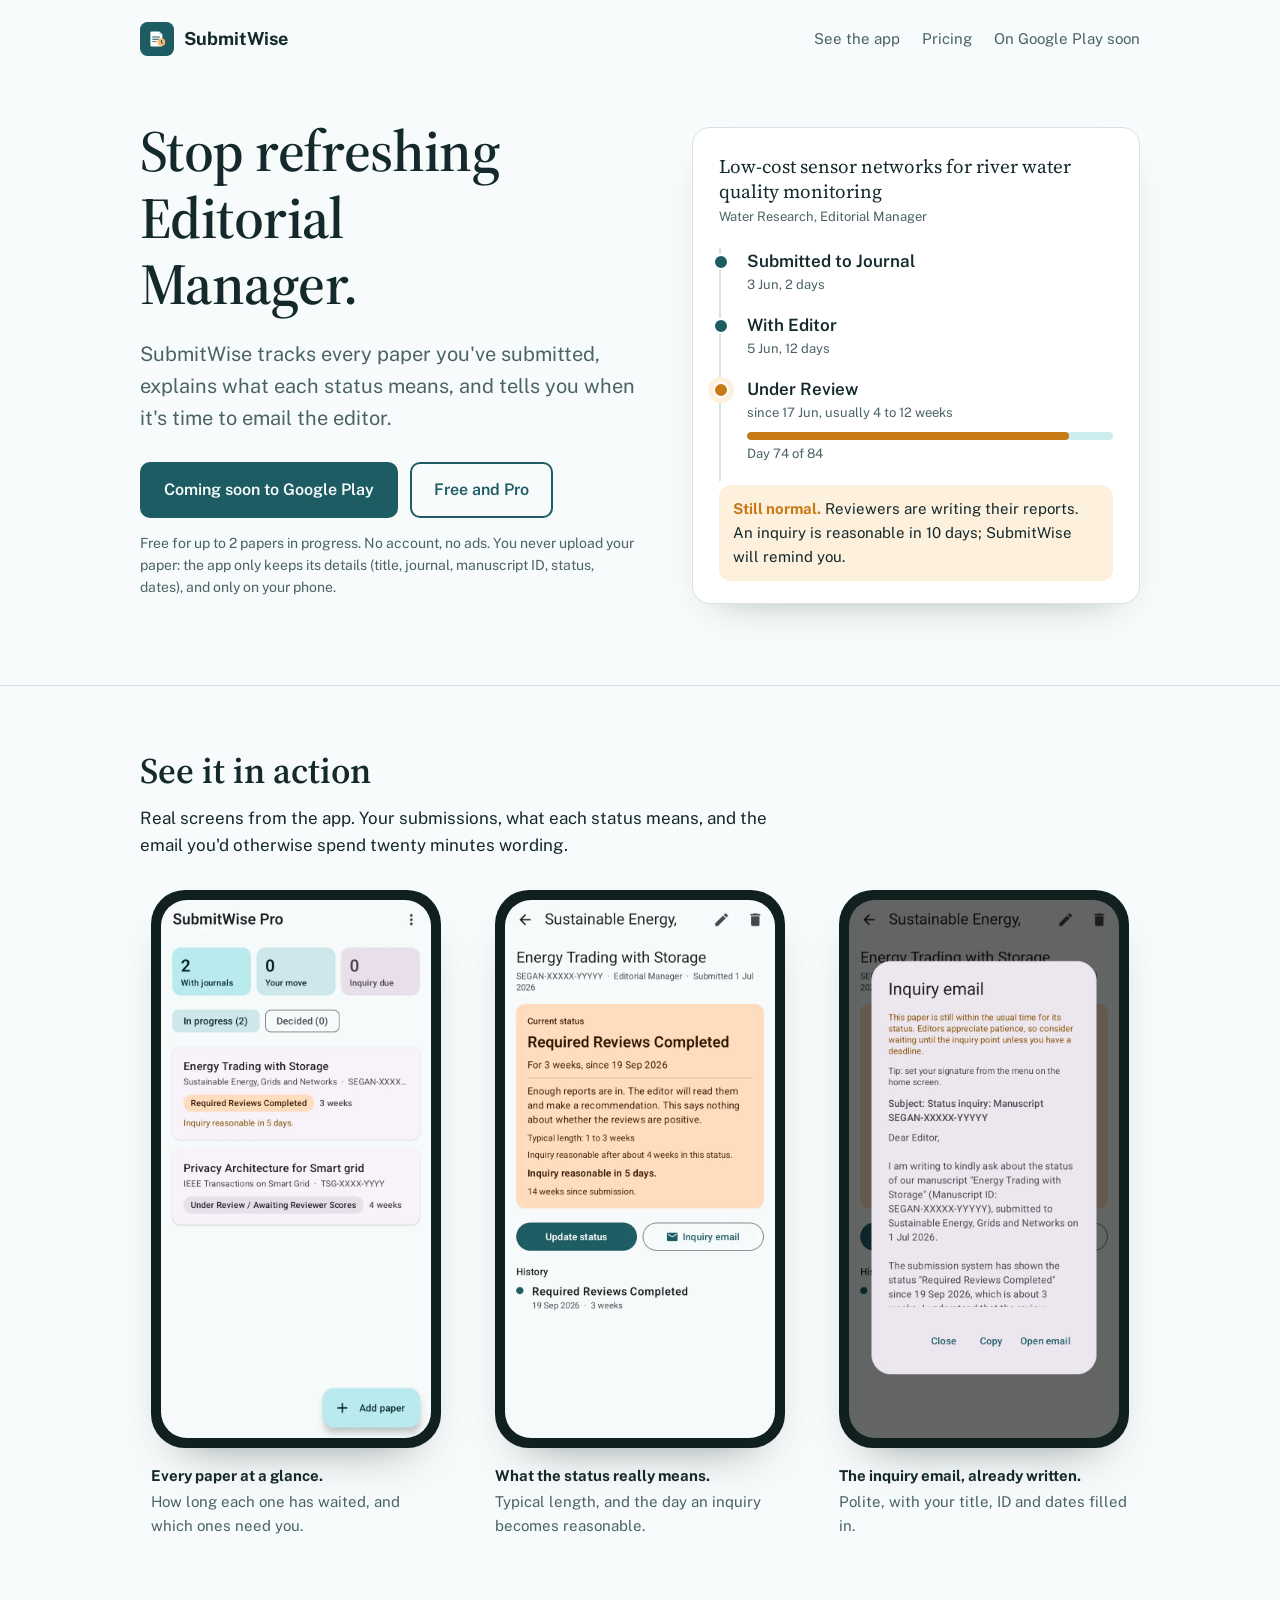
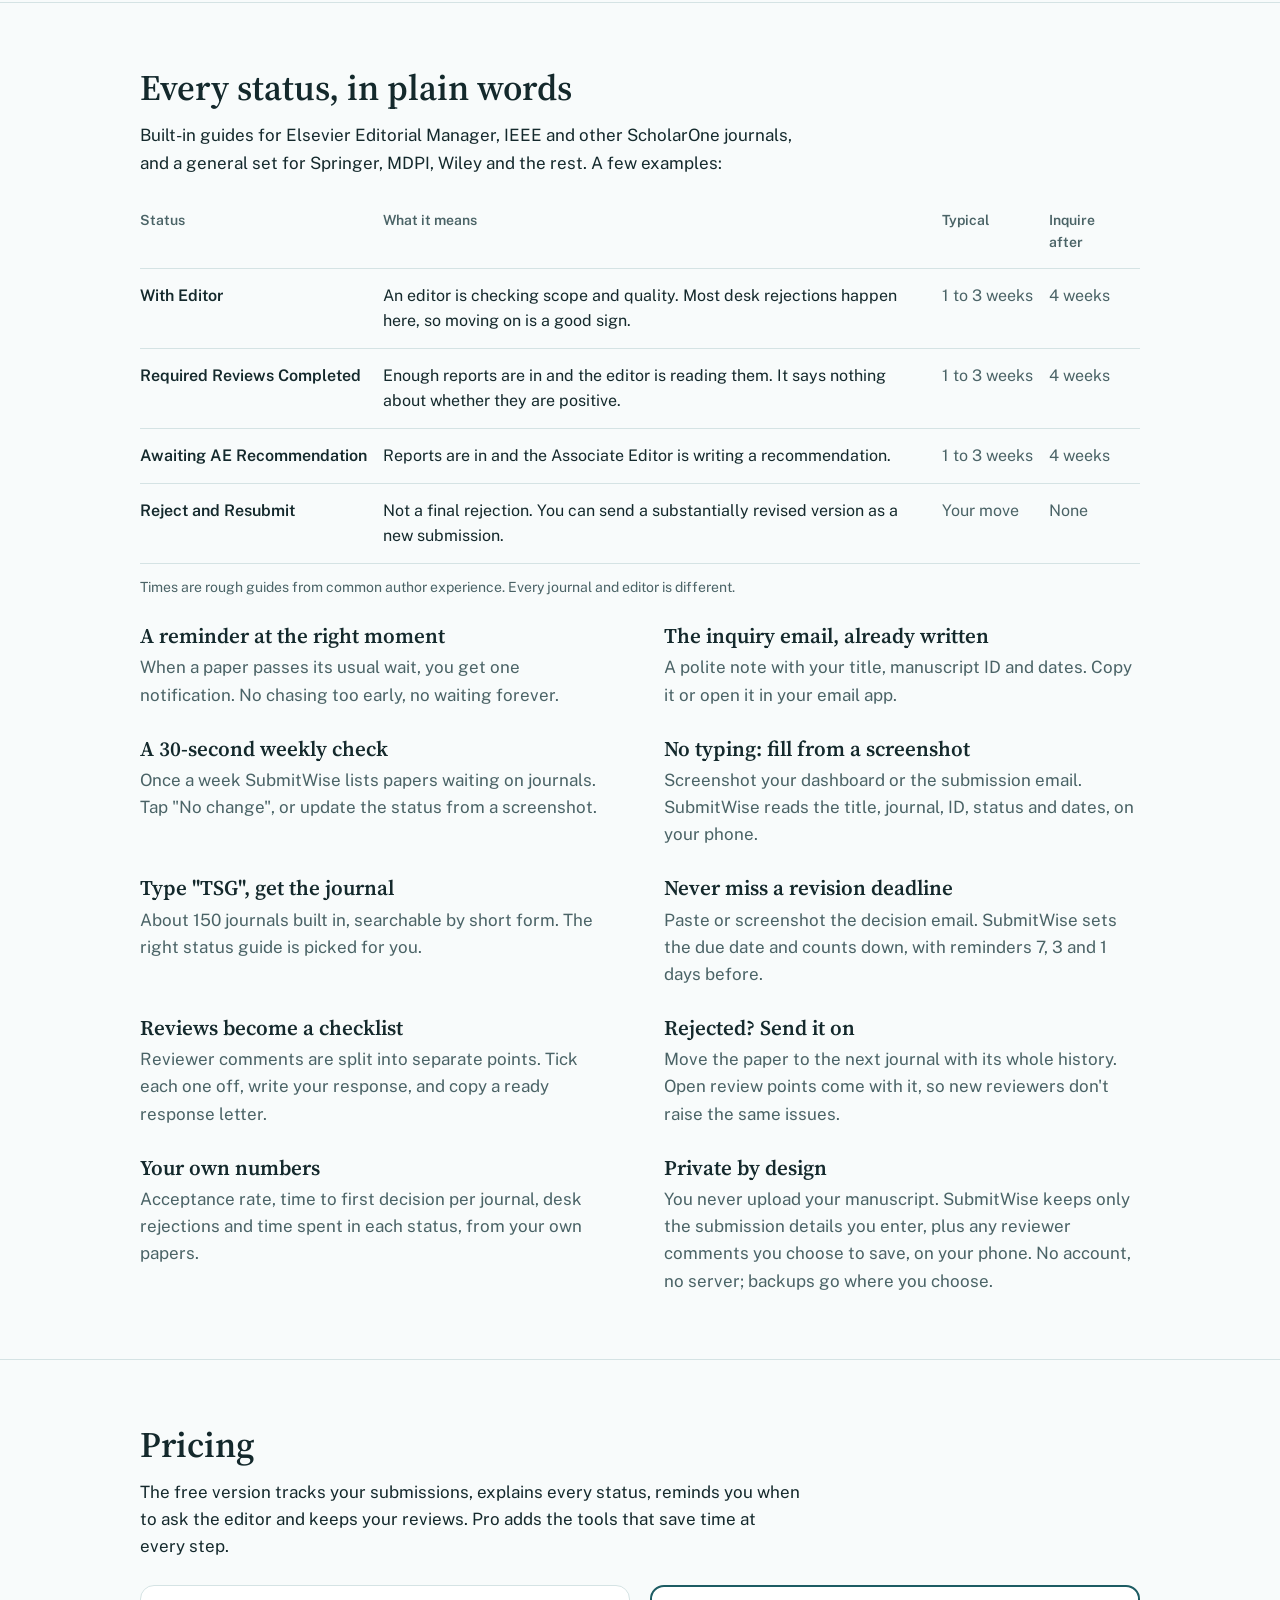
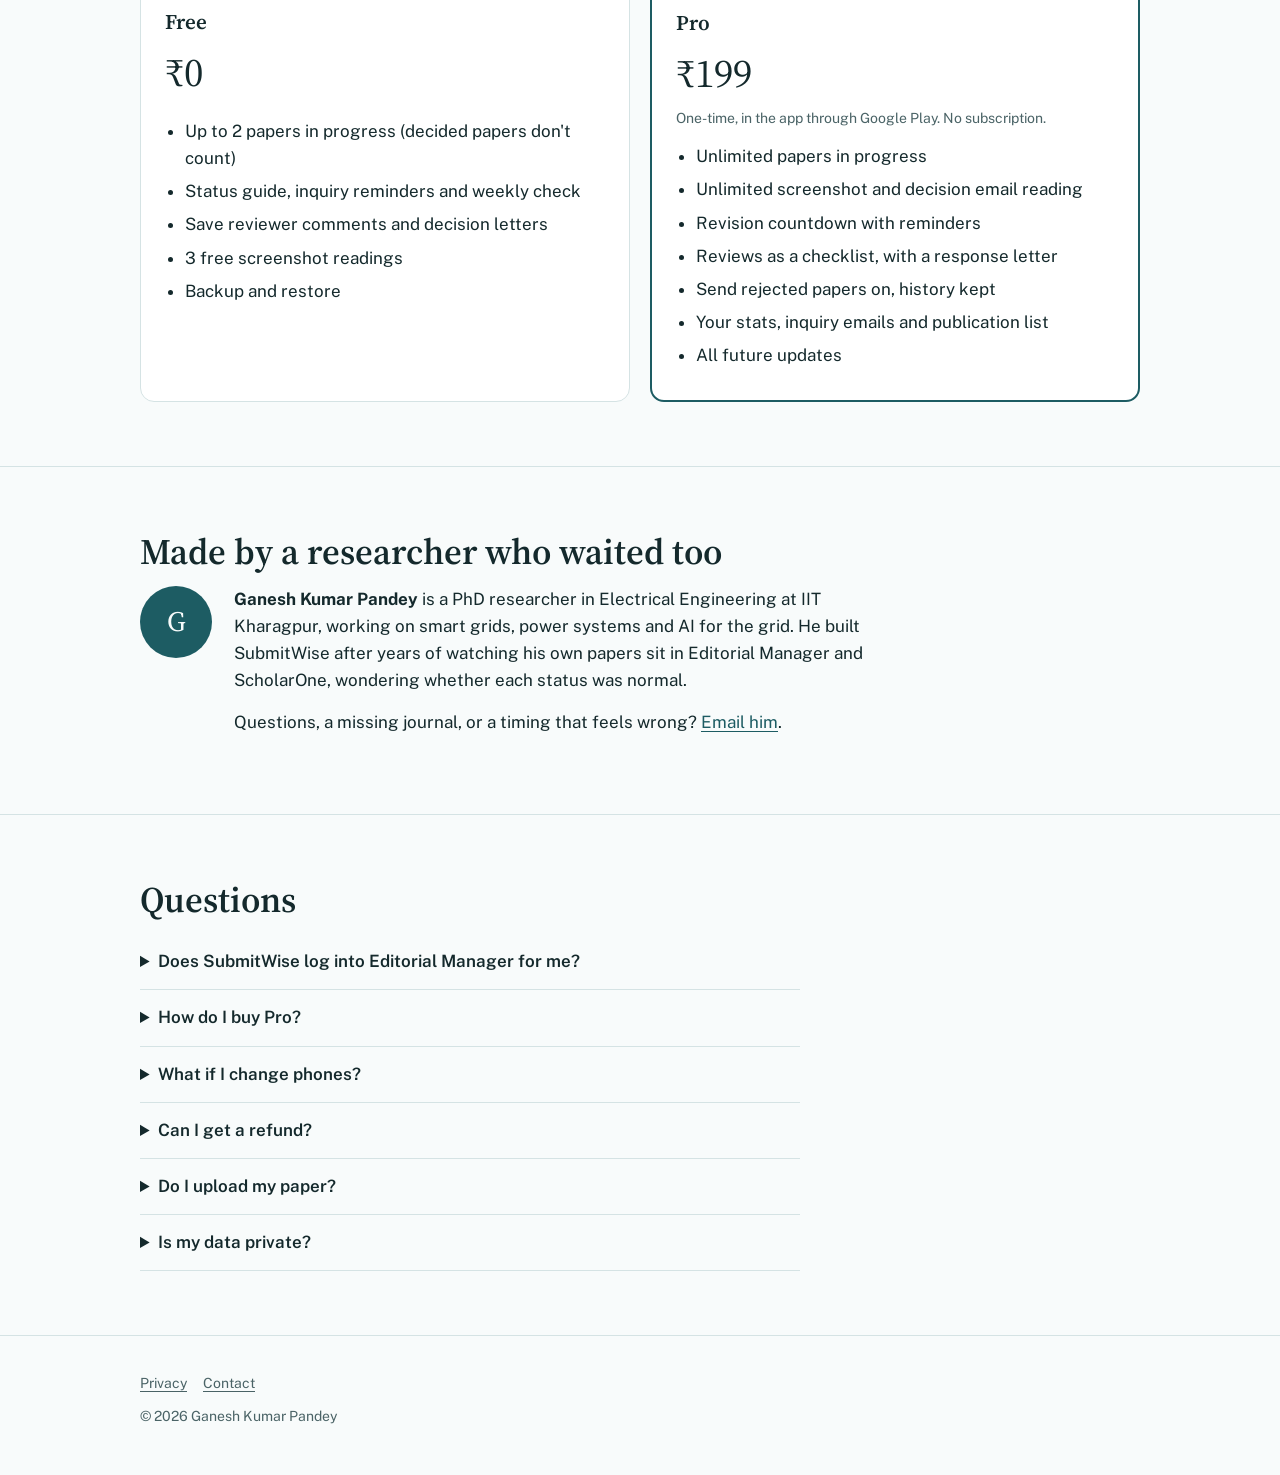
<file: index.html>
<!doctype html>
<html lang="en">
<head>
<meta charset="utf-8">
<meta name="viewport" content="width=device-width, initial-scale=1">
<title>SubmitWise: journal submission tracker</title>
<meta name="description" content="Track every journal submission. SubmitWise explains each Editorial Manager and ScholarOne status, tells you if the wait is normal, and drafts the inquiry email when it isn't.">
<link rel="preconnect" href="https://fonts.googleapis.com">
<link rel="preconnect" href="https://fonts.gstatic.com" crossorigin>
<link href="https://fonts.googleapis.com/css2?family=Public+Sans:wght@400;600;700&family=Source+Serif+4:opsz,wght@8..60,600&display=swap" rel="stylesheet">
<link rel="stylesheet" href="style.css">
<link rel="icon" href="icon.png">
</head>
<body>

<!--
  EDIT HERE: set playLive to true once SubmitWise is public on Google Play.
-->
<script>
  window.SW = {
    playLive: false,
    play: "https://play.google.com/store/apps/details?id=com.inventornext.submitwise",
    email: "ganeshpandey.ee@gmail.com"
  };
</script>

<div class="wrap">
  <header class="top">
    <a class="brand" href="#">
      <svg viewBox="0 0 108 108" aria-hidden="true"><rect width="108" height="108" rx="24" fill="#1D5C63"/><path fill="#fff" d="M37 30h24l10 10v34a4 4 0 0 1-4 4H37a4 4 0 0 1-4-4V34a4 4 0 0 1 4-4z"/><path fill="#B8EAEF" d="M61 30l10 10h-7a3 3 0 0 1-3-3z"/><path fill="#1D5C63" d="M39 46h24v3H39zM39 53h24v3H39zM39 60h14v3H39z"/><circle cx="68" cy="64" r="12" fill="#FFB86E"/><path fill="#1D5C63" d="M66.5 57h3v7.2l4.6 3.4-1.8 2.4-5.8-4.3z"/></svg>
      SubmitWise
    </a>
    <nav>
      <a href="#app">See the app</a>
      <a href="#pricing">Pricing</a>
      <a class="keep play-link" href="#">Google Play</a>
    </nav>
  </header>

  <div class="hero">
    <div>
      <h1>Stop refreshing Editorial Manager.</h1>
      <p class="lede">SubmitWise tracks every paper you've submitted, explains what each status means, and tells you when it's time to email the editor.</p>
      <div class="cta-row">
        <a class="btn primary play-link" id="dl" href="#">Get it on Google Play</a>
        <a class="btn ghost" href="#pricing">Free and Pro</a>
      </div>
      <p class="small" style="margin-top:14px">Free for up to 2 papers in progress. No account, no ads. You never upload your paper: the app only keeps its details (title, journal, manuscript ID, status, dates), and only on your phone.</p>
    </div>

    <div class="paper" aria-label="Example of a paper tracked in SubmitWise">
      <div class="title">Low-cost sensor networks for river water quality monitoring</div>
      <div class="meta">Water Research, Editorial Manager</div>
      <ol class="steps">
        <li class="done"><div class="s">Submitted to Journal</div><div class="d">3 Jun, 2 days</div></li>
        <li class="done"><div class="s">With Editor</div><div class="d">5 Jun, 12 days</div></li>
        <li class="now">
          <div class="s">Under Review</div>
          <div class="d">since 17 Jun, usually 4 to 12 weeks</div>
          <div class="bar" role="img" aria-label="74 of 84 days"><span id="bar"></span></div>
          <div class="d">Day 74 of 84</div>
        </li>
      </ol>
      <div class="verdict"><strong>Still normal.</strong> Reviewers are writing their reports. An inquiry is reasonable in 10 days; SubmitWise will remind you.</div>
    </div>
  </div>
</div>

<section id="app">
  <div class="wrap">
    <h2>See it in action</h2>
    <p class="prose">Real screens from the app. Your submissions, what each status means, and the email you'd otherwise spend twenty minutes wording.</p>
    <div class="shots">
      <figure class="shot">
        <div class="phone"><img src="img/app-home.webp" width="720" height="1436" loading="lazy" alt="SubmitWise home screen listing two papers with their status and how long they have waited"></div>
        <figcaption><strong>Every paper at a glance.</strong> How long each one has waited, and which ones need you.</figcaption>
      </figure>
      <figure class="shot">
        <div class="phone"><img src="img/app-detail.webp" width="720" height="1436" loading="lazy" alt="Paper detail showing Required Reviews Completed, what it means, typical length and when an inquiry is reasonable"></div>
        <figcaption><strong>What the status really means.</strong> Typical length, and the day an inquiry becomes reasonable.</figcaption>
      </figure>
      <figure class="shot">
        <div class="phone"><img src="img/app-email.webp" width="720" height="1436" loading="lazy" alt="A ready-written polite status inquiry email to the editor"></div>
        <figcaption><strong>The inquiry email, already written.</strong> Polite, with your title, ID and dates filled in.</figcaption>
      </figure>
    </div>
  </div>
</section>

<section id="how">
  <div class="wrap">
    <div class="prose">
      <h2>Every status, in plain words</h2>
      <p>Built-in guides for Elsevier Editorial Manager, IEEE and other ScholarOne journals, and a general set for Springer, MDPI, Wiley and the rest. A few examples:</p>
    </div>
    <table class="guide">
      <thead><tr><th>Status</th><th>What it means</th><th>Typical</th><th>Inquire after</th></tr></thead>
      <tbody>
        <tr><td>With Editor</td><td>An editor is checking scope and quality. Most desk rejections happen here, so moving on is a good sign.</td><td class="num">1 to 3 weeks</td><td class="num">4 weeks</td></tr>
        <tr><td>Required Reviews Completed</td><td>Enough reports are in and the editor is reading them. It says nothing about whether they are positive.</td><td class="num">1 to 3 weeks</td><td class="num">4 weeks</td></tr>
        <tr><td>Awaiting AE Recommendation</td><td>Reports are in and the Associate Editor is writing a recommendation.</td><td class="num">1 to 3 weeks</td><td class="num">4 weeks</td></tr>
        <tr><td>Reject and Resubmit</td><td>Not a final rejection. You can send a substantially revised version as a new submission.</td><td class="num">Your move</td><td class="num">None</td></tr>
      </tbody>
    </table>
    <p class="small" style="margin-top:12px">Times are rough guides from common author experience. Every journal and editor is different.</p>

    <div class="features">
      <div><h3>A reminder at the right moment</h3><p>When a paper passes its usual wait, you get one notification. No chasing too early, no waiting forever.</p></div>
      <div><h3>The inquiry email, already written</h3><p>A polite note with your title, manuscript ID and dates. Copy it or open it in your email app.</p></div>
      <div><h3>A 30-second weekly check</h3><p>Once a week SubmitWise lists papers waiting on journals. Tap "No change", or update the status from a screenshot.</p></div>
      <div><h3>No typing: fill from a screenshot</h3><p>Screenshot your dashboard or the submission email. SubmitWise reads the title, journal, ID, status and dates, on your phone.</p></div>
      <div><h3>Type "TSG", get the journal</h3><p>About 150 journals built in, searchable by short form. The right status guide is picked for you.</p></div>
      <div><h3>Never miss a revision deadline</h3><p>Paste or screenshot the decision email. SubmitWise sets the due date and counts down, with reminders 7, 3 and 1 days before.</p></div>
      <div><h3>Reviews become a checklist</h3><p>Reviewer comments are split into separate points. Tick each one off, write your response, and copy a ready response letter.</p></div>
      <div><h3>Rejected? Send it on</h3><p>Move the paper to the next journal with its whole history. Open review points come with it, so new reviewers don't raise the same issues.</p></div>
      <div><h3>Your own numbers</h3><p>Acceptance rate, time to first decision per journal, desk rejections and time spent in each status, from your own papers.</p></div>
      <div><h3>Private by design</h3><p>You never upload your manuscript. SubmitWise keeps only the submission details you enter, plus any reviewer comments you choose to save, on your phone. No account, no server; backups go where you choose.</p></div>
    </div>
  </div>
</section>

<section id="pricing">
  <div class="wrap">
    <h2>Pricing</h2>
    <p class="prose">The free version tracks your submissions, explains every status, reminds you when to ask the editor and keeps your reviews. Pro adds the tools that save time at every step.</p>
    <div class="plans">
      <div class="plan">
        <h3>Free</h3>
        <div class="price">₹0</div>
        <ul>
          <li>Up to 2 papers in progress (decided papers don't count)</li>
          <li>Status guide, inquiry reminders and weekly check</li>
          <li>Save reviewer comments and decision letters</li>
          <li>3 free screenshot readings</li>
          <li>Backup and restore</li>
        </ul>
      </div>
      <div class="plan pro">
        <h3>Pro</h3>
        <div class="price">₹199</div>
        <div class="small">One-time, in the app through Google Play. No subscription.</div>
        <ul>
          <li>Unlimited papers in progress</li>
          <li>Unlimited screenshot and decision email reading</li>
          <li>Revision countdown with reminders</li>
          <li>Reviews as a checklist, with a response letter</li>
          <li>Send rejected papers on, history kept</li>
          <li>Your stats, inquiry emails and publication list</li>
          <li>All future updates</li>
        </ul>
      </div>
    </div>
  </div>
</section>

<section>
  <div class="wrap">
    <h2>Made by a researcher who waited too</h2>
    <div class="about">
      <div class="avatar" aria-hidden="true">G</div>
      <div class="prose">
        <p><strong>Ganesh Kumar Pandey</strong> is a PhD researcher in Electrical Engineering at IIT Kharagpur, working on smart grids, power systems and AI for the grid. He built SubmitWise after years of watching his own papers sit in Editorial Manager and ScholarOne, wondering whether each status was normal.</p>
        <p>Questions, a missing journal, or a timing that feels wrong? <a class="mail" href="#">Email him</a>.</p>
      </div>
    </div>
  </div>
</section>

<section>
  <div class="wrap"><div class="prose">
    <h2>Questions</h2>
    <details><summary>Does SubmitWise log into Editorial Manager for me?</summary><p>No. You still check the journal site, then update the status in SubmitWise with two taps. Logging in for you would mean storing your journal password, which is a risk we won't take. The weekly check-in makes keeping it current quick.</p></details>
    <details><summary>How do I buy Pro?</summary><p>Inside the app, through Google Play. Tap "Get SubmitWise Pro" in the menu. It is a one-time purchase, not a subscription.</p></details>
    <details><summary>What if I change phones?</summary><p>Sign in with the same Google account and tap Restore in the Pro screen; your purchase comes back. Use Export backup and Import backup to move your submission records.</p></details>
    <details><summary>Can I get a refund?</summary><p>Refunds go through Google Play under its refund policy. If something isn't working, email first and it will be fixed.</p></details>
    <details><summary>Do I upload my paper?</summary><p>No. SubmitWise never asks for your manuscript file. You add only its details: title, journal, manuscript ID, status and dates. You can type them or read them from a screenshot of your journal dashboard.</p></details>
    <details><summary>Is my data private?</summary><p>Yes. Those details stay on your phone. There is no account, no analytics and no server. <a href="privacy.html">Privacy policy</a>.</p></details>
  </div></div>
</section>

<footer>
  <div class="wrap">
    <a href="privacy.html">Privacy</a><a class="mail" href="#">Contact</a>
    <div style="margin-top:10px">© 2026 Ganesh Kumar Pandey</div>
  </div>
</footer>

<script>
(function () {
  var c = window.SW;
  document.querySelectorAll(".play-link").forEach(function (a) {
    if (c.playLive) { a.href = c.play; }
    else { a.href = "#pricing"; a.textContent = a.id === "dl" ? "Coming soon to Google Play" : "On Google Play soon"; }
  });
  document.querySelectorAll("a.mail").forEach(function (a) { a.href = "mailto:" + c.email + "?subject=" + encodeURIComponent("SubmitWise"); });

  // The one animation: the review bar fills to where this example paper is.
  requestAnimationFrame(function () { setTimeout(function () { document.getElementById("bar").style.width = (74 / 84 * 100) + "%"; }, 250); });
})();
</script>
</body>
</html>
</file>
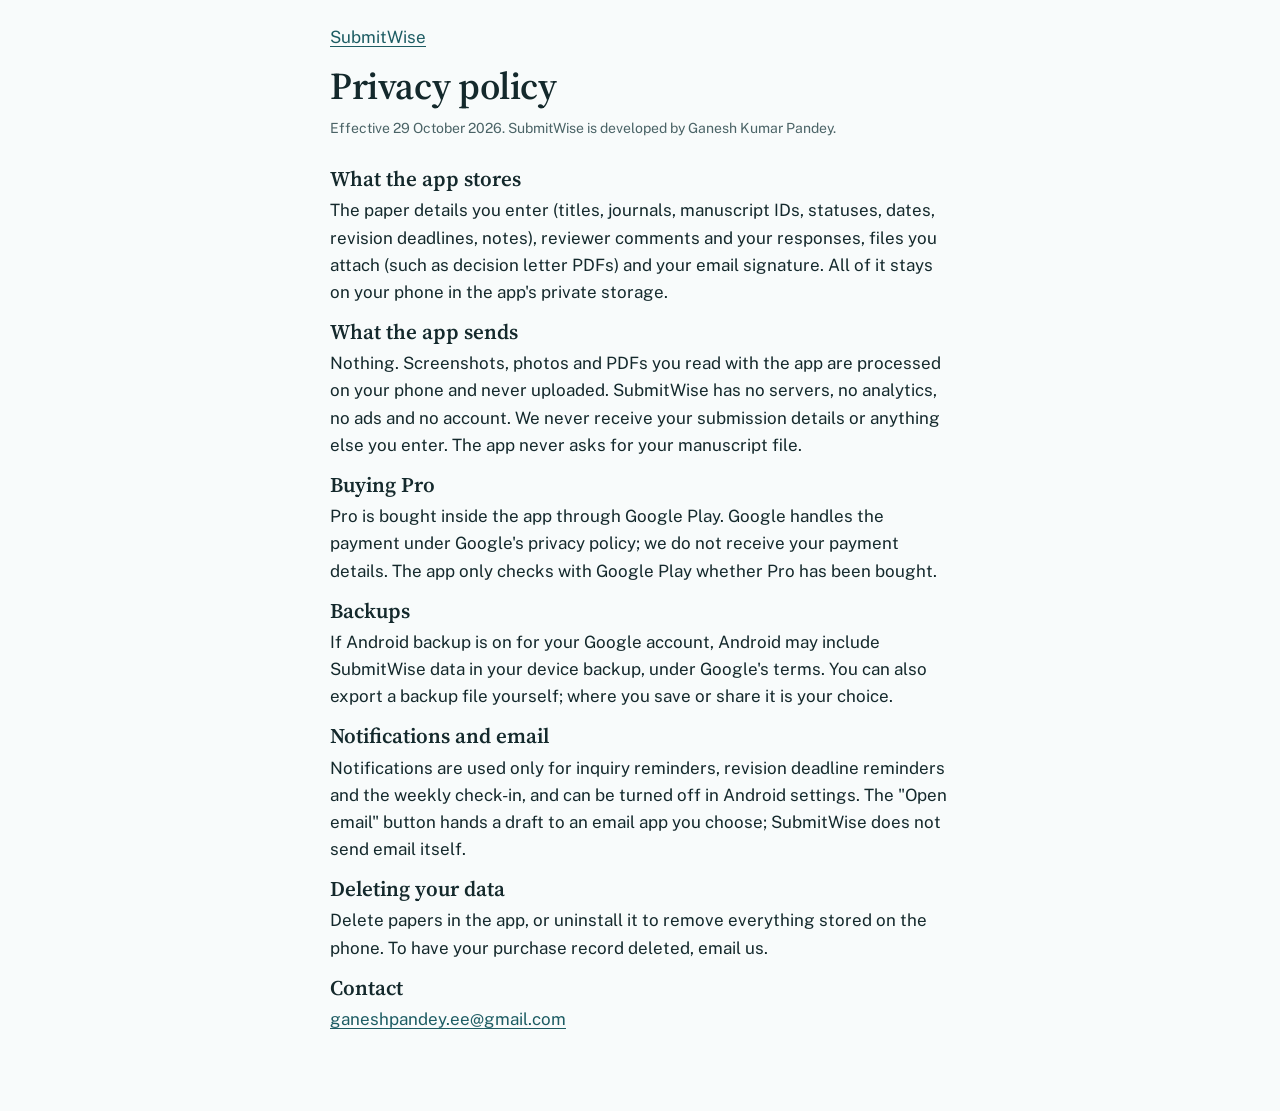
<file: privacy.html>
<!doctype html>
<html lang="en">
<head>
<meta charset="utf-8">
<meta name="viewport" content="width=device-width, initial-scale=1">
<title>SubmitWise privacy policy</title>
<link rel="preconnect" href="https://fonts.googleapis.com">
<link rel="preconnect" href="https://fonts.gstatic.com" crossorigin>
<link href="https://fonts.googleapis.com/css2?family=Public+Sans:wght@400;600;700&family=Source+Serif+4:opsz,wght@8..60,600&display=swap" rel="stylesheet">
<link rel="stylesheet" href="style.css">
<link rel="icon" href="icon.png">
</head>
<body>
<main class="wrap prose" style="padding-top:24px;padding-bottom:64px">
  <p><a href="./">SubmitWise</a></p>
  <h1 style="font-size:38px;max-width:none;margin-bottom:8px">Privacy policy</h1>
  <p class="small">Effective 29 October 2026. SubmitWise is developed by Ganesh Kumar Pandey.</p>

  <h3 style="margin-top:28px">What the app stores</h3>
  <p>The paper details you enter (titles, journals, manuscript IDs, statuses, dates, revision deadlines, notes), reviewer comments and your responses, files you attach (such as decision letter PDFs) and your email signature. All of it stays on your phone in the app's private storage.</p>

  <h3>What the app sends</h3>
  <p>Nothing. Screenshots, photos and PDFs you read with the app are processed on your phone and never uploaded. SubmitWise has no servers, no analytics, no ads and no account. We never receive your submission details or anything else you enter. The app never asks for your manuscript file.</p>

  <h3>Buying Pro</h3>
  <p>Pro is bought inside the app through Google Play. Google handles the payment under Google's privacy policy; we do not receive your payment details. The app only checks with Google Play whether Pro has been bought.</p>

  <h3>Backups</h3>
  <p>If Android backup is on for your Google account, Android may include SubmitWise data in your device backup, under Google's terms. You can also export a backup file yourself; where you save or share it is your choice.</p>

  <h3>Notifications and email</h3>
  <p>Notifications are used only for inquiry reminders, revision deadline reminders and the weekly check-in, and can be turned off in Android settings. The "Open email" button hands a draft to an email app you choose; SubmitWise does not send email itself.</p>

  <h3>Deleting your data</h3>
  <p>Delete papers in the app, or uninstall it to remove everything stored on the phone. To have your purchase record deleted, email us.</p>

  <h3>Contact</h3>
  <p><a href="mailto:ganeshpandey.ee@gmail.com">ganeshpandey.ee@gmail.com</a></p>
</main>
</body>
</html>
</file>
<file: style.css>
:root {
  --ink: #14292c;
  --ink-soft: #4a6366;
  --teal: #1d5c63;
  --teal-deep: #154a50;
  --mint: #cdedef;
  --page: #f8fbfb;
  --line: #d5e3e4;
  --amber: #c77a16;
  --amber-bg: #fdf0dc;
  --card: #ffffff;
  --focus: #e08a1c;
}
@media (prefers-color-scheme: dark) {
  :root:not([data-theme="light"]) {
    --ink: #e6f1f2;
    --ink-soft: #a7bfc1;
    --teal: #8dd1d9;
    --teal-deep: #b8eaef;
    --mint: #17393d;
    --page: #0f1a1b;
    --line: #29403f;
    --amber: #f2b45f;
    --amber-bg: #3a2a12;
    --card: #142325;
  }
}

* { box-sizing: border-box; }
html { -webkit-text-size-adjust: 100%; }
body {
  margin: 0;
  background: var(--page);
  color: var(--ink);
  font: 17px/1.6 "Public Sans", system-ui, sans-serif;
}
a { color: var(--teal); text-underline-offset: 3px; }
:focus-visible { outline: 3px solid var(--focus); outline-offset: 3px; border-radius: 4px; }

.wrap { max-width: 1040px; margin: 0 auto; padding: 0 20px; }
.prose { max-width: 66ch; }

header.top {
  display: flex; align-items: center; justify-content: space-between;
  padding: 22px 0;
}
.brand { display: flex; align-items: center; gap: 10px; font-weight: 700; color: var(--ink); text-decoration: none; font-size: 18px; }
.brand svg { width: 34px; height: 34px; flex: none; }
.top nav a { margin-left: 18px; color: var(--ink-soft); text-decoration: none; font-size: 15px; }
.top nav a:hover { color: var(--teal); }

h1, h2, h3 { font-family: "Source Serif 4", Georgia, serif; font-weight: 600; line-height: 1.15; margin: 0; }
h1 { font-size: clamp(36px, 5.6vw, 58px); letter-spacing: -0.01em; max-width: 15ch; }
h2 { font-size: clamp(27px, 3.4vw, 36px); margin-bottom: 14px; }
h3 { font-size: 21px; margin-bottom: 6px; }
p { margin: 0 0 14px; }
.lede { font-size: 20px; color: var(--ink-soft); margin-top: 20px; max-width: 46ch; }

/* Hero */
.hero { display: grid; grid-template-columns: 1.05fr 0.95fr; gap: 56px; align-items: center; padding: 40px 0 72px; }
.cta-row { display: flex; flex-wrap: wrap; gap: 12px; margin-top: 28px; align-items: center; }
.btn {
  display: inline-block; padding: 13px 22px; border-radius: 10px; font-weight: 600; font-size: 16px;
  text-decoration: none; border: 2px solid var(--teal); cursor: pointer; font-family: inherit;
}
.btn.primary { background: var(--teal); color: var(--page); }
.btn.primary:hover { background: var(--teal-deep); border-color: var(--teal-deep); }
.btn.ghost { color: var(--teal); background: transparent; }
.small { font-size: 14px; color: var(--ink-soft); }

/* The status timeline: the one memorable thing */
.paper {
  background: var(--card); border: 1px solid var(--line); border-radius: 18px;
  padding: 26px 26px 22px; box-shadow: 0 18px 40px -28px rgba(20, 41, 44, 0.45);
}
.paper .title { font-family: "Source Serif 4", Georgia, serif; font-size: 19px; line-height: 1.3; }
.paper .meta { font-size: 13px; color: var(--ink-soft); margin: 4px 0 20px; }
.steps { list-style: none; margin: 0; padding: 0 0 0 22px; border-left: 2px solid var(--line); }
.steps li { position: relative; padding: 0 0 16px 4px; }
.steps li::before {
  content: ""; position: absolute; left: -30px; top: 6px; width: 12px; height: 12px;
  border-radius: 50%; background: var(--line); border: 2px solid var(--card);
}
.steps li.done::before { background: var(--teal); }
.steps li.now::before { background: var(--amber); box-shadow: 0 0 0 5px var(--amber-bg); }
.steps .s { font-weight: 600; }
.steps .d { font-size: 13px; color: var(--ink-soft); }
.bar { height: 8px; background: var(--mint); border-radius: 8px; overflow: hidden; margin: 8px 0 4px; }
.bar span { display: block; height: 100%; width: 0; background: var(--amber); border-radius: 8px; transition: width 1.6s cubic-bezier(.2,.7,.2,1); }
.verdict {
  margin-top: 4px; padding: 12px 14px; border-radius: 12px; background: var(--amber-bg);
  color: var(--ink); font-size: 15px;
}
.verdict strong { color: var(--amber); }
@media (prefers-reduced-motion: reduce) { .bar span { transition: none; } }

section { padding: 64px 0; border-top: 1px solid var(--line); }

/* App screenshots in phone frames */
.shots { display: grid; grid-template-columns: repeat(3, 1fr); gap: 32px; margin-top: 30px; }
.shot { margin: 0; }
.phone {
  background: #10201f; border-radius: 34px; padding: 10px; max-width: 290px; margin: 0 auto;
  box-shadow: 0 24px 50px -30px rgba(20, 41, 44, 0.55);
}
.phone img { display: block; width: 100%; height: auto; border-radius: 26px; }
.shot figcaption { margin: 16px auto 0; max-width: 290px; font-size: 15px; color: var(--ink-soft); }
.shot figcaption strong { color: var(--ink); display: block; margin-bottom: 2px; }

/* Status explainer table */
.guide { width: 100%; border-collapse: collapse; margin-top: 18px; font-size: 16px; }
.guide th, .guide td { text-align: left; vertical-align: top; padding: 14px 16px 14px 0; border-bottom: 1px solid var(--line); }
.guide th { font-size: 14px; font-weight: 600; color: var(--ink-soft); }
.guide td:first-child { font-weight: 600; white-space: nowrap; }
.guide td.num { white-space: nowrap; color: var(--ink-soft); }

.features { display: grid; grid-template-columns: repeat(2, 1fr); gap: 28px 48px; margin-top: 26px; }
.features p { color: var(--ink-soft); margin: 0; }

/* Pricing */
.plans { display: grid; grid-template-columns: 1fr 1fr; gap: 20px; margin-top: 24px; }
.plan { border: 1px solid var(--line); border-radius: 14px; padding: 24px; background: var(--card); }
.plan.pro { border: 2px solid var(--teal); }
.plan .price { font-family: "Source Serif 4", Georgia, serif; font-size: 40px; margin: 6px 0 2px; }
.plan ul { padding-left: 20px; margin: 14px 0 0; }
.plan li { margin-bottom: 6px; }

/* Buy */
.buy { display: grid; grid-template-columns: 1.2fr 0.8fr; gap: 40px; margin-top: 24px; align-items: start; }
ol.howto { padding-left: 22px; margin: 0; }
ol.howto li { margin-bottom: 18px; padding-left: 6px; }
ol.howto li::marker { font-family: "Source Serif 4", Georgia, serif; font-weight: 600; color: var(--teal); }
.qrbox { background: var(--card); border: 1px solid var(--line); border-radius: 14px; padding: 20px; text-align: center; }
#qr { display: block; margin: 0 auto; width: 260px; max-width: 100%; height: auto; border-radius: 12px; }
code.upi { overflow-wrap: anywhere; font-size: 15px; background: var(--mint); padding: 2px 8px; border-radius: 6px; color: var(--ink); }

.about { display: grid; grid-template-columns: auto 1fr; gap: 22px; align-items: start; margin-top: 10px; }
.avatar {
  width: 72px; height: 72px; border-radius: 50%; background: var(--teal); color: var(--page);
  display: grid; place-items: center; font-family: "Source Serif 4", Georgia, serif; font-size: 28px;
}

details { border-bottom: 1px solid var(--line); padding: 14px 0; }
summary { cursor: pointer; font-weight: 600; }
details p { margin: 10px 0 0; color: var(--ink-soft); }

footer { padding: 36px 0 48px; border-top: 1px solid var(--line); font-size: 14px; color: var(--ink-soft); }
footer a { color: var(--ink-soft); margin-right: 16px; }

/* Unlock page */
.unlock { max-width: 560px; margin: 0 auto; padding: 24px 20px 64px; }
.codebox {
  font: 15px/1.6 ui-monospace, "SF Mono", Menlo, Consolas, monospace; word-break: break-all;
  background: var(--card); border: 1px solid var(--line); border-radius: 12px; padding: 14px 16px; margin: 6px 0 14px;
}
.field-label { font-size: 14px; color: var(--ink-soft); margin-top: 14px; }

@media (max-width: 820px) {
  .hero, .buy, .plans, .features { grid-template-columns: 1fr; }
  .shots { grid-template-columns: none; grid-auto-flow: column; grid-auto-columns: 78%; overflow-x: auto;
           scroll-snap-type: x mandatory; padding-bottom: 8px; gap: 18px; }
  .shot { scroll-snap-align: center; }
  .hero { gap: 36px; padding-top: 16px; }
  .top nav a:not(.keep) { display: none; }
  section { padding: 48px 0; }
  .guide thead { display: none; }
  .guide, .guide tbody, .guide tr, .guide td { display: block; width: 100%; }
  .guide tr { padding: 14px 0; border-bottom: 1px solid var(--line); }
  .guide td { border: 0; padding: 2px 0; white-space: normal !important; }
  .guide td.num { display: inline; font-size: 14px; }
  .guide td.num:nth-child(3)::before { content: "Typical: "; }
  .guide td.num:nth-child(4)::before { content: ". Inquire after: "; }
}
</file>
